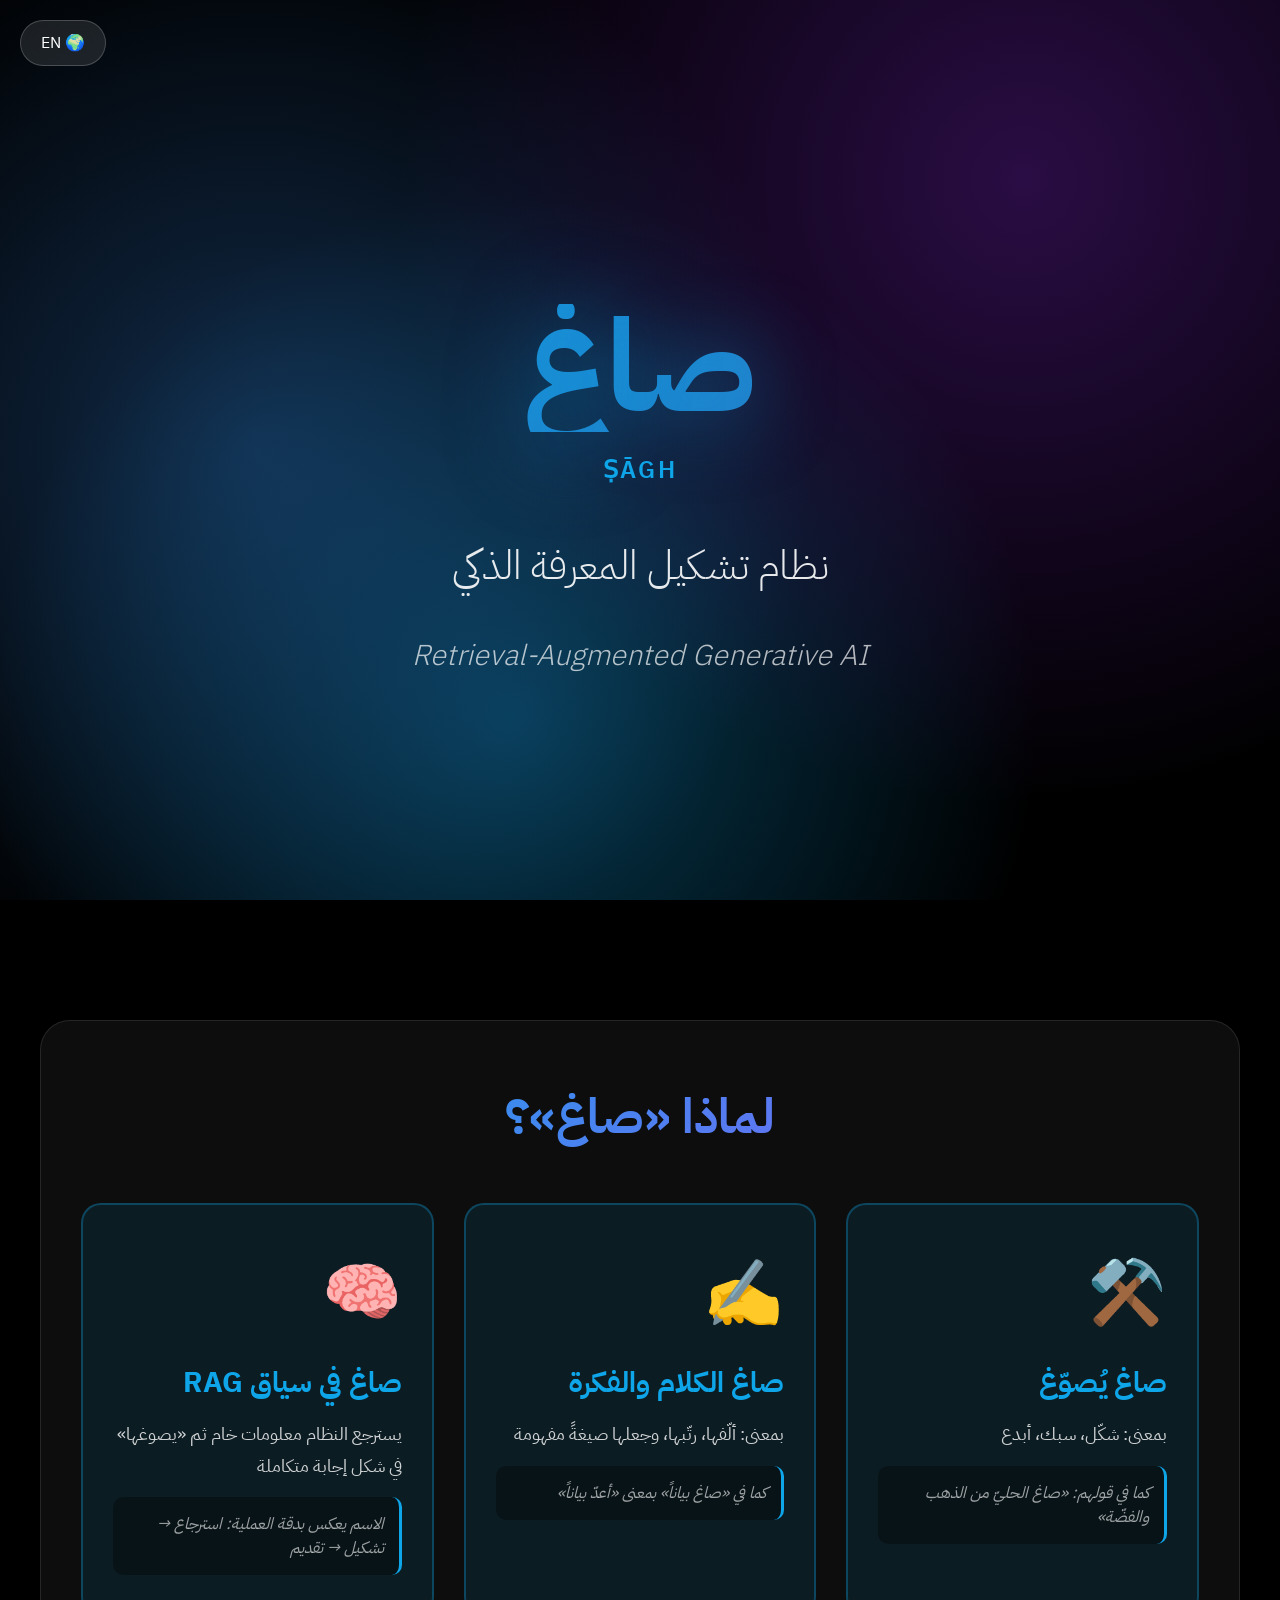
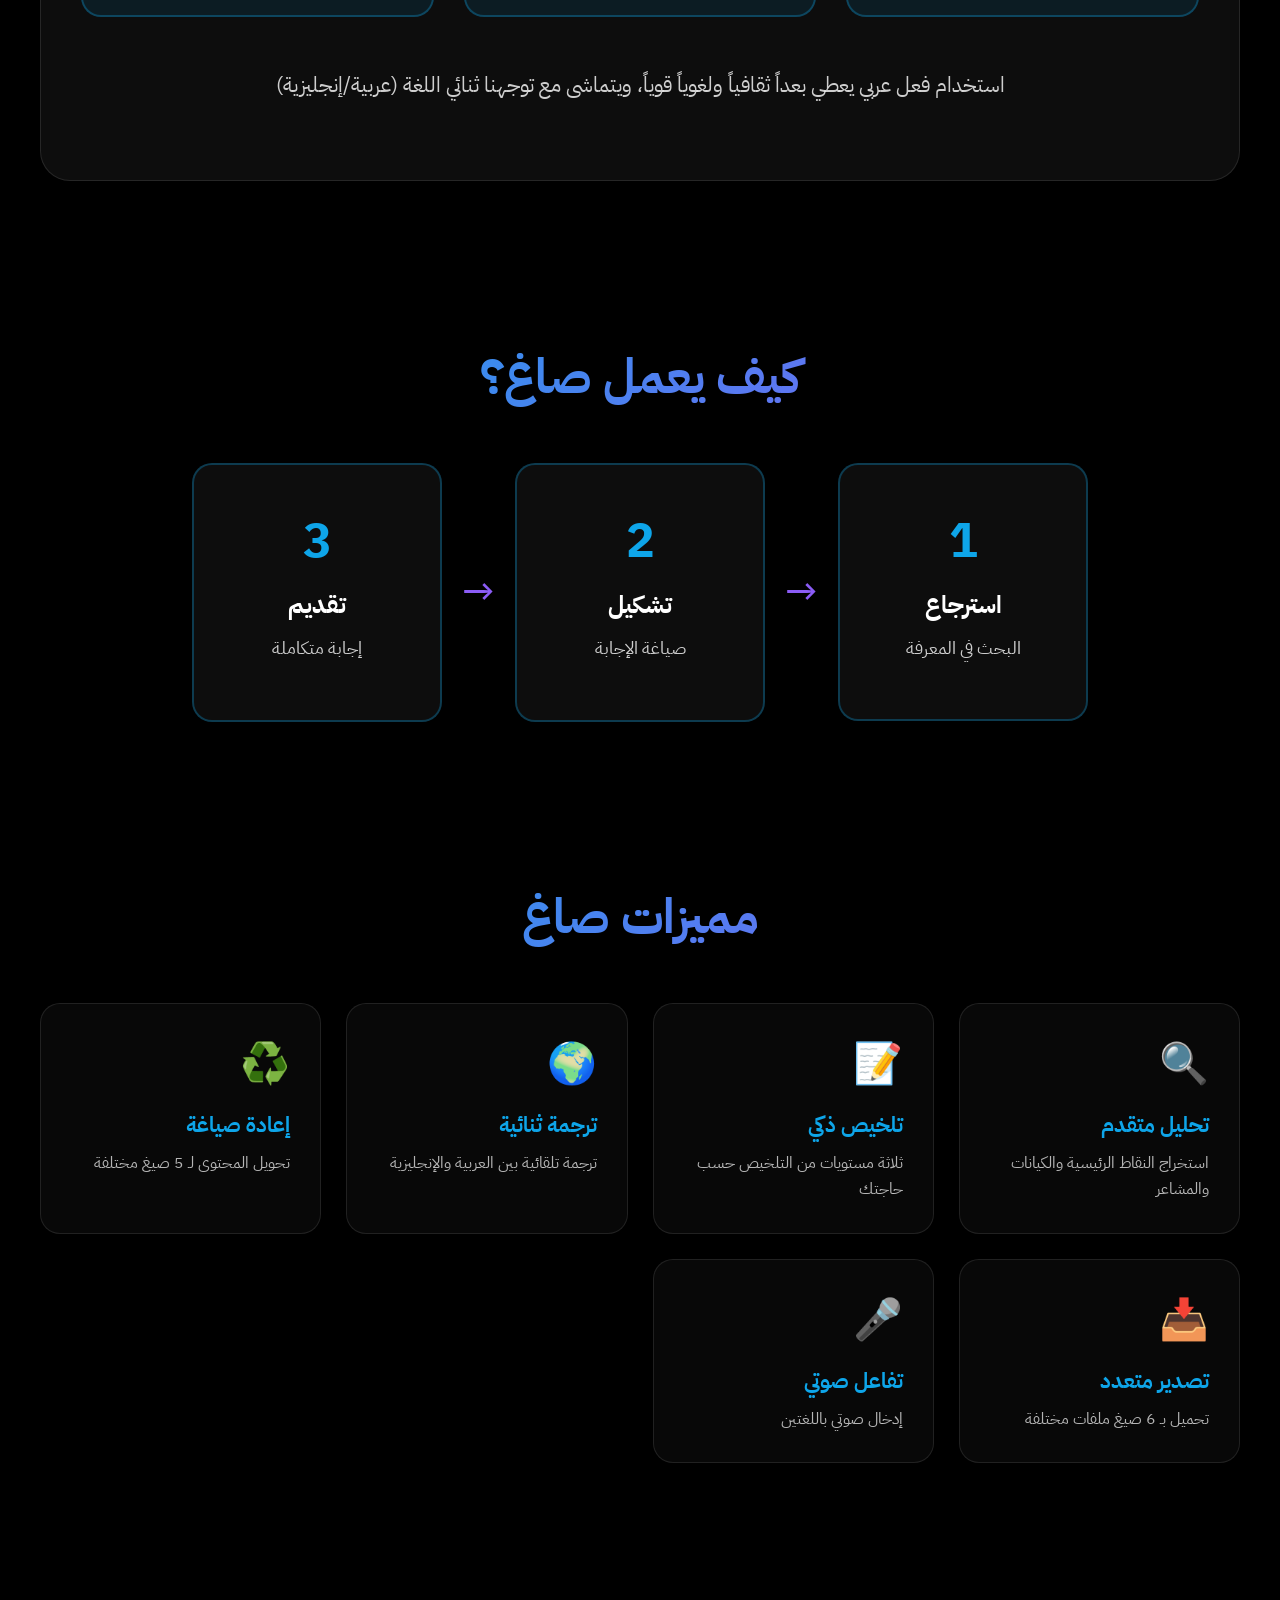
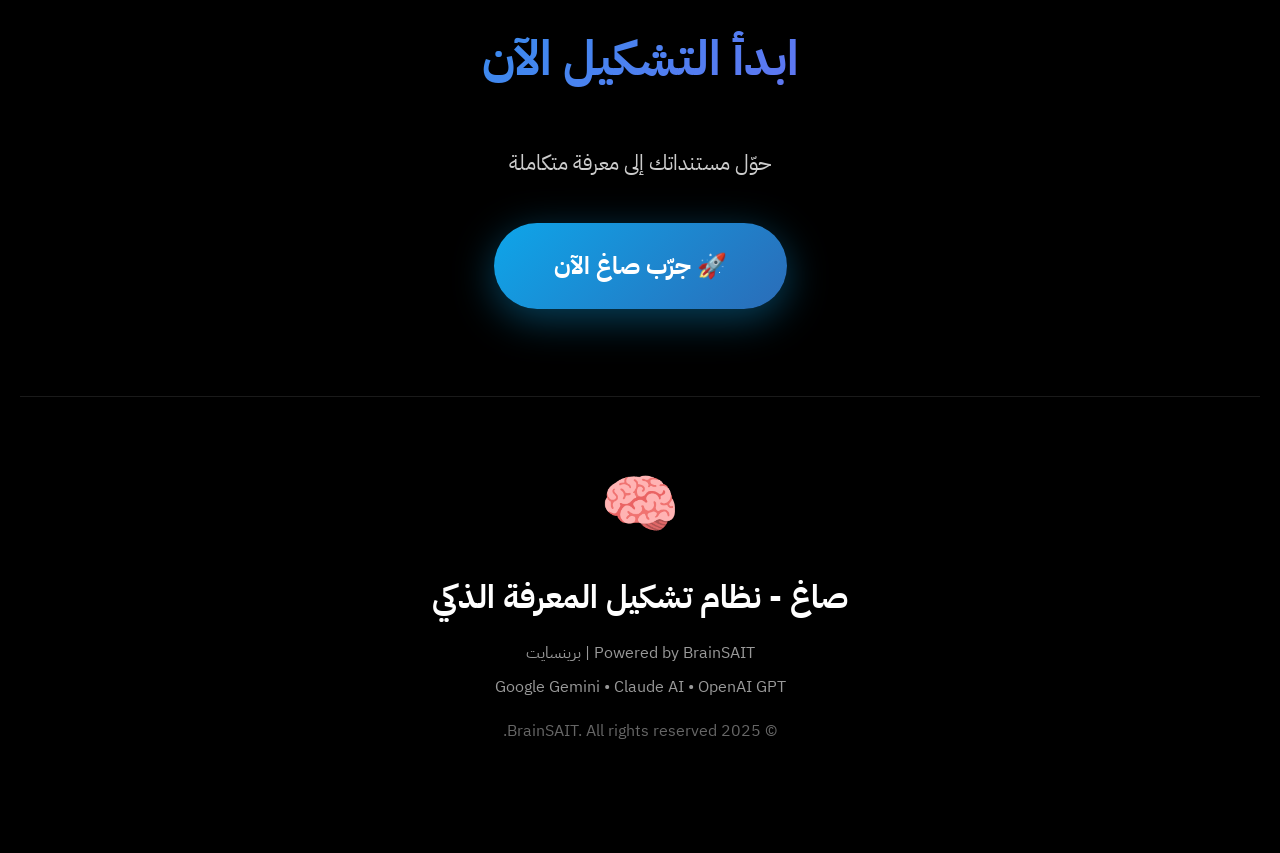
<file: index.html>
<!DOCTYPE html>
<html lang="ar" dir="rtl">
<head>
    <meta charset="UTF-8">
    <meta name="viewport" content="width=device-width, initial-scale=1.0">
    <title>صاغ - نظام تشكيل المعرفة الذكي | SAGH - Knowledge Shaping Engine</title>
    <meta name="description" content="صاغ: نظام الذكاء الاصطناعي التوليدي المدعوم بالاسترجاع - يسترجع، يشكّل، يُبدع">
    <link rel="preconnect" href="https://fonts.googleapis.com">
    <link rel="preconnect" href="https://fonts.gstatic.com" crossorigin>
    <link href="https://fonts.googleapis.com/css2?family=IBM+Plex+Sans+Arabic:wght@300;400;500;600;700;800&display=swap" rel="stylesheet">
    <style>
        * {
            margin: 0;
            padding: 0;
            box-sizing: border-box;
        }
        
        body {
            font-family: 'IBM Plex Sans Arabic', -apple-system, BlinkMacSystemFont, sans-serif;
            background: #000;
            color: white;
            overflow-x: hidden;
        }

        /* Animated Background */
        .bg-gradient {
            position: fixed;
            top: 0;
            left: 0;
            width: 100%;
            height: 100%;
            z-index: 0;
            background: radial-gradient(circle at 20% 50%, rgba(43, 108, 184, 0.4) 0%, transparent 50%),
                        radial-gradient(circle at 80% 20%, rgba(138, 43, 226, 0.3) 0%, transparent 50%),
                        radial-gradient(circle at 40% 80%, rgba(14, 165, 233, 0.35) 0%, transparent 50%);
            animation: meshMove 20s ease-in-out infinite;
        }

        @keyframes meshMove {
            0%, 100% { transform: translate(0, 0) scale(1); }
            33% { transform: translate(-5%, 5%) scale(1.05); }
            66% { transform: translate(5%, -3%) scale(0.98); }
        }

        .container {
            position: relative;
            z-index: 1;
            max-width: 1400px;
            margin: 0 auto;
            padding: 40px 20px;
        }

        /* Hero Section */
        .hero {
            text-align: center;
            padding: 80px 20px;
            min-height: 100vh;
            display: flex;
            flex-direction: column;
            justify-content: center;
        }

        .logo-container {
            margin-bottom: 40px;
            animation: float 6s ease-in-out infinite;
        }

        @keyframes float {
            0%, 100% { transform: translateY(0); }
            50% { transform: translateY(-20px); }
        }

        .logo {
            font-size: 8rem;
            font-weight: 900;
            background: linear-gradient(135deg, #0ea5e9, #2b6cb8, #8b5cf6);
            -webkit-background-clip: text;
            -webkit-text-fill-color: transparent;
            background-clip: text;
            background-size: 200% auto;
            animation: gradientShift 3s ease infinite;
            text-shadow: 0 0 80px rgba(14, 165, 233, 0.5);
            line-height: 1;
            margin-bottom: 20px;
        }

        @keyframes gradientShift {
            0%, 100% { background-position: 0% center; }
            50% { background-position: 100% center; }
        }

        .logo-subtitle {
            font-size: 1.5rem;
            color: #0ea5e9;
            font-weight: 600;
            letter-spacing: 0.1em;
            margin-bottom: 10px;
        }

        .tagline {
            font-size: 2.5rem;
            font-weight: 300;
            color: rgba(255, 255, 255, 0.9);
            margin-bottom: 40px;
            line-height: 1.4;
        }

        .tagline-en {
            font-size: 1.8rem;
            color: rgba(255, 255, 255, 0.7);
            font-weight: 300;
            font-style: italic;
        }

        /* Meaning Section */
        .meaning-section {
            background: rgba(255, 255, 255, 0.05);
            backdrop-filter: blur(20px);
            border: 1px solid rgba(255, 255, 255, 0.1);
            border-radius: 30px;
            padding: 60px 40px;
            margin: 80px auto;
            max-width: 1200px;
        }

        .section-title {
            font-size: 3rem;
            font-weight: 700;
            text-align: center;
            margin-bottom: 50px;
            background: linear-gradient(135deg, #0ea5e9, #8b5cf6);
            -webkit-background-clip: text;
            -webkit-text-fill-color: transparent;
            background-clip: text;
        }

        .meaning-grid {
            display: grid;
            grid-template-columns: repeat(auto-fit, minmax(300px, 1fr));
            gap: 30px;
            margin-bottom: 50px;
        }

        .meaning-card {
            background: rgba(14, 165, 233, 0.1);
            border: 2px solid rgba(14, 165, 233, 0.3);
            border-radius: 20px;
            padding: 40px 30px;
            transition: all 0.3s ease;
            position: relative;
            overflow: hidden;
        }

        .meaning-card::before {
            content: '';
            position: absolute;
            top: 0;
            left: 0;
            width: 100%;
            height: 4px;
            background: linear-gradient(90deg, #0ea5e9, #8b5cf6);
            transform: scaleX(0);
            transition: transform 0.3s ease;
        }

        .meaning-card:hover::before {
            transform: scaleX(1);
        }

        .meaning-card:hover {
            transform: translateY(-10px);
            border-color: #0ea5e9;
            box-shadow: 0 20px 60px rgba(14, 165, 233, 0.3);
        }

        .meaning-icon {
            font-size: 4rem;
            margin-bottom: 20px;
            display: block;
        }

        .meaning-title {
            font-size: 1.8rem;
            font-weight: 700;
            color: #0ea5e9;
            margin-bottom: 15px;
        }

        .meaning-text {
            font-size: 1.1rem;
            line-height: 1.8;
            color: rgba(255, 255, 255, 0.8);
            margin-bottom: 15px;
        }

        .meaning-example {
            font-size: 1rem;
            color: rgba(255, 255, 255, 0.6);
            font-style: italic;
            padding: 15px;
            background: rgba(0, 0, 0, 0.3);
            border-radius: 10px;
            border-right: 3px solid #0ea5e9;
        }

        /* Process Flow */
        .process-section {
            padding: 80px 20px;
            text-align: center;
        }

        .process-flow {
            display: flex;
            justify-content: center;
            align-items: center;
            gap: 20px;
            flex-wrap: wrap;
            margin-top: 50px;
        }

        .process-step {
            background: rgba(255, 255, 255, 0.05);
            backdrop-filter: blur(20px);
            border: 2px solid rgba(14, 165, 233, 0.3);
            border-radius: 20px;
            padding: 40px 30px;
            min-width: 250px;
            transition: all 0.3s ease;
        }

        .process-step:hover {
            transform: scale(1.05);
            border-color: #0ea5e9;
            box-shadow: 0 0 40px rgba(14, 165, 233, 0.4);
        }

        .process-number {
            font-size: 3rem;
            font-weight: 900;
            color: #0ea5e9;
            margin-bottom: 10px;
        }

        .process-title {
            font-size: 1.5rem;
            font-weight: 700;
            margin-bottom: 10px;
        }

        .process-arrow {
            font-size: 2.5rem;
            color: #8b5cf6;
            animation: pulse 2s ease-in-out infinite;
        }

        @keyframes pulse {
            0%, 100% { opacity: 0.5; transform: scale(1); }
            50% { opacity: 1; transform: scale(1.2); }
        }

        /* CTA Section */
        .cta-section {
            text-align: center;
            padding: 80px 20px;
        }

        .cta-button {
            display: inline-block;
            background: linear-gradient(135deg, #0ea5e9, #2b6cb8);
            color: white;
            padding: 25px 60px;
            border-radius: 50px;
            font-size: 1.5rem;
            font-weight: 700;
            text-decoration: none;
            transition: all 0.3s ease;
            box-shadow: 0 10px 40px rgba(14, 165, 233, 0.4);
            position: relative;
            overflow: hidden;
        }

        .cta-button::before {
            content: '';
            position: absolute;
            top: 0;
            left: -100%;
            width: 100%;
            height: 100%;
            background: linear-gradient(90deg, transparent, rgba(255, 255, 255, 0.3), transparent);
            transition: left 0.5s ease;
        }

        .cta-button:hover::before {
            left: 100%;
        }

        .cta-button:hover {
            transform: translateY(-5px);
            box-shadow: 0 15px 60px rgba(14, 165, 233, 0.6);
        }

        /* Features Grid */
        .features-section {
            padding: 80px 20px;
        }

        .features-grid {
            display: grid;
            grid-template-columns: repeat(auto-fit, minmax(280px, 1fr));
            gap: 25px;
            margin-top: 50px;
        }

        .feature-card {
            background: rgba(255, 255, 255, 0.03);
            border: 1px solid rgba(255, 255, 255, 0.1);
            border-radius: 20px;
            padding: 30px;
            transition: all 0.3s ease;
        }

        .feature-card:hover {
            background: rgba(14, 165, 233, 0.1);
            border-color: #0ea5e9;
            transform: translateY(-5px);
        }

        .feature-icon {
            font-size: 2.5rem;
            margin-bottom: 15px;
        }

        .feature-title {
            font-size: 1.3rem;
            font-weight: 700;
            color: #0ea5e9;
            margin-bottom: 10px;
        }

        .feature-text {
            color: rgba(255, 255, 255, 0.7);
            line-height: 1.6;
        }

        /* Footer */
        .footer {
            text-align: center;
            padding: 60px 20px;
            background: rgba(0, 0, 0, 0.5);
            border-top: 1px solid rgba(255, 255, 255, 0.1);
        }

        .footer-logo {
            font-size: 4rem;
            margin-bottom: 20px;
        }

        .footer-text {
            color: rgba(255, 255, 255, 0.6);
            margin-bottom: 10px;
        }

        .lang-toggle {
            position: fixed;
            top: 20px;
            left: 20px;
            z-index: 1000;
            background: rgba(255, 255, 255, 0.1);
            backdrop-filter: blur(10px);
            border: 1px solid rgba(255, 255, 255, 0.2);
            padding: 10px 20px;
            border-radius: 50px;
            cursor: pointer;
            transition: all 0.3s ease;
        }

        .lang-toggle:hover {
            background: rgba(14, 165, 233, 0.2);
            border-color: #0ea5e9;
        }

        @media (max-width: 768px) {
            .logo {
                font-size: 4rem;
            }

            .tagline {
                font-size: 1.8rem;
            }

            .section-title {
                font-size: 2rem;
            }

            .meaning-grid {
                grid-template-columns: 1fr;
            }

            .process-flow {
                flex-direction: column;
            }

            .process-arrow {
                transform: rotate(90deg);
            }
        }
    </style>
</head>
<body>
    <div class="bg-gradient"></div>
    
    <!-- Language Toggle -->
    <div class="lang-toggle" onclick="toggleLanguage()" id="langToggle">
        🌍 EN
    </div>

    <div class="container">
        <!-- Hero Section -->
        <section class="hero">
            <div class="logo-container">
                <div class="logo" data-ar="صاغ" data-en="ṢĀGH">صاغ</div>
                <div class="logo-subtitle" data-ar="ṢĀGH" data-en="صاغ">ṢĀGH</div>
            </div>
            
            <h1 class="tagline" data-ar="نظام تشكيل المعرفة الذكي" data-en="The Knowledge Shaping Engine">
                نظام تشكيل المعرفة الذكي
            </h1>
            
            <p class="tagline-en" data-ar="Retrieval-Augmented Generative AI" data-en="الذكاء الاصطناعي التوليدي المدعوم بالاسترجاع">
                Retrieval-Augmented Generative AI
            </p>
        </section>

        <!-- Meaning Section -->
        <section class="meaning-section">
            <h2 class="section-title" data-ar="لماذا «صاغ»؟" data-en="Why 'ṢĀGH'?">لماذا «صاغ»؟</h2>
            
            <div class="meaning-grid">
                <!-- Meaning 1: Crafting -->
                <div class="meaning-card">
                    <span class="meaning-icon">⚒️</span>
                    <h3 class="meaning-title" data-ar="صاغ يُصوّغ" data-en="To Mold & Craft">صاغ يُصوّغ</h3>
                    <p class="meaning-text" data-ar="بمعنى: شكّل، سبك، أبدع" data-en="Meaning: to shape, cast, create">
                        بمعنى: شكّل، سبك، أبدع
                    </p>
                    <div class="meaning-example" data-ar="كما في قولهم: «صاغ الحليّ من الذهب والفضّة»" data-en="As in: 'He molded jewelry from gold and silver'">
                        كما في قولهم: «صاغ الحليّ من الذهب والفضّة»
                    </div>
                </div>

                <!-- Meaning 2: Formulating -->
                <div class="meaning-card">
                    <span class="meaning-icon">✍️</span>
                    <h3 class="meaning-title" data-ar="صاغ الكلام والفكرة" data-en="To Formulate Ideas">صاغ الكلام والفكرة</h3>
                    <p class="meaning-text" data-ar="بمعنى: ألّفها، رتّبها، وجعلها صيغةً مفهومة" data-en="Meaning: to compose, arrange, make comprehensible">
                        بمعنى: ألّفها، رتّبها، وجعلها صيغةً مفهومة
                    </p>
                    <div class="meaning-example" data-ar="كما في «صاغ بياناً» بمعنى «أعدّ بياناً»" data-en="As in: 'He formulated a statement'">
                        كما في «صاغ بياناً» بمعنى «أعدّ بياناً»
                    </div>
                </div>

                <!-- Meaning 3: RAG Context -->
                <div class="meaning-card">
                    <span class="meaning-icon">🧠</span>
                    <h3 class="meaning-title" data-ar="صاغ في سياق RAG" data-en="ṢĀGH in RAG Context">صاغ في سياق RAG</h3>
                    <p class="meaning-text" data-ar="يسترجع النظام معلومات خام ثم «يصوغها» في شكل إجابة متكاملة" data-en="The system retrieves raw data then 'shapes' it into a complete answer">
                        يسترجع النظام معلومات خام ثم «يصوغها» في شكل إجابة متكاملة
                    </p>
                    <div class="meaning-example" data-ar="الاسم يعكس بدقة العملية: استرجاع → تشكيل → تقديم" data-en="The name reflects the process: retrieve → shape → deliver">
                        الاسم يعكس بدقة العملية: استرجاع → تشكيل → تقديم
                    </div>
                </div>
            </div>

            <p class="meaning-text" style="text-align: center; font-size: 1.3rem; margin-top: 40px;" data-ar="استخدام فعل عربي يعطي بعداً ثقافياً ولغوياً قوياً، ويتماشى مع توجهنا ثنائي اللغة (عربية/إنجليزية)" data-en="Using an Arabic verb adds strong cultural and linguistic depth, aligning with our bilingual (Arabic/English) approach">
                استخدام فعل عربي يعطي بعداً ثقافياً ولغوياً قوياً، ويتماشى مع توجهنا ثنائي اللغة (عربية/إنجليزية)
            </p>
        </section>

        <!-- Process Flow -->
        <section class="process-section">
            <h2 class="section-title" data-ar="كيف يعمل صاغ؟" data-en="How Does ṢĀGH Work?">كيف يعمل صاغ؟</h2>
            
            <div class="process-flow">
                <div class="process-step">
                    <div class="process-number">1</div>
                    <div class="process-title" data-ar="استرجاع" data-en="Retrieve">استرجاع</div>
                    <p class="meaning-text" data-ar="البحث في المعرفة" data-en="Search knowledge">البحث في المعرفة</p>
                </div>
                
                <div class="process-arrow">→</div>
                
                <div class="process-step">
                    <div class="process-number">2</div>
                    <div class="process-title" data-ar="تشكيل" data-en="Shape">تشكيل</div>
                    <p class="meaning-text" data-ar="صياغة الإجابة" data-en="Craft answer">صياغة الإجابة</p>
                </div>
                
                <div class="process-arrow">→</div>
                
                <div class="process-step">
                    <div class="process-number">3</div>
                    <div class="process-title" data-ar="تقديم" data-en="Deliver">تقديم</div>
                    <p class="meaning-text" data-ar="إجابة متكاملة" data-en="Complete response">إجابة متكاملة</p>
                </div>
            </div>
        </section>

        <!-- Features Section -->
        <section class="features-section">
            <h2 class="section-title" data-ar="مميزات صاغ" data-en="ṢĀGH Features">مميزات صاغ</h2>
            
            <div class="features-grid">
                <div class="feature-card">
                    <div class="feature-icon">🔍</div>
                    <h3 class="feature-title" data-ar="تحليل متقدم" data-en="Advanced Analysis">تحليل متقدم</h3>
                    <p class="feature-text" data-ar="استخراج النقاط الرئيسية والكيانات والمشاعر" data-en="Extract key points, entities, and sentiment">استخراج النقاط الرئيسية والكيانات والمشاعر</p>
                </div>

                <div class="feature-card">
                    <div class="feature-icon">📝</div>
                    <h3 class="feature-title" data-ar="تلخيص ذكي" data-en="Smart Summarization">تلخيص ذكي</h3>
                    <p class="feature-text" data-ar="ثلاثة مستويات من التلخيص حسب حاجتك" data-en="Three levels of summarization">ثلاثة مستويات من التلخيص حسب حاجتك</p>
                </div>

                <div class="feature-card">
                    <div class="feature-icon">🌍</div>
                    <h3 class="feature-title" data-ar="ترجمة ثنائية" data-en="Bilingual Translation">ترجمة ثنائية</h3>
                    <p class="feature-text" data-ar="ترجمة تلقائية بين العربية والإنجليزية" data-en="Auto translation between Arabic and English">ترجمة تلقائية بين العربية والإنجليزية</p>
                </div>

                <div class="feature-card">
                    <div class="feature-icon">♻️</div>
                    <h3 class="feature-title" data-ar="إعادة صياغة" data-en="Content Repurposing">إعادة صياغة</h3>
                    <p class="feature-text" data-ar="تحويل المحتوى لـ 5 صيغ مختلفة" data-en="Convert content to 5 different formats">تحويل المحتوى لـ 5 صيغ مختلفة</p>
                </div>

                <div class="feature-card">
                    <div class="feature-icon">📥</div>
                    <h3 class="feature-title" data-ar="تصدير متعدد" data-en="Multi-format Export">تصدير متعدد</h3>
                    <p class="feature-text" data-ar="تحميل بـ 6 صيغ ملفات مختلفة" data-en="Download in 6 file formats">تحميل بـ 6 صيغ ملفات مختلفة</p>
                </div>

                <div class="feature-card">
                    <div class="feature-icon">🎤</div>
                    <h3 class="feature-title" data-ar="تفاعل صوتي" data-en="Voice Interaction">تفاعل صوتي</h3>
                    <p class="feature-text" data-ar="إدخال صوتي باللغتين" data-en="Voice input in both languages">إدخال صوتي باللغتين</p>
                </div>
            </div>
        </section>

        <!-- CTA Section -->
        <section class="cta-section">
            <h2 class="section-title" data-ar="ابدأ التشكيل الآن" data-en="Start Shaping Now">ابدأ التشكيل الآن</h2>
            <p class="meaning-text" style="margin-bottom: 40px; font-size: 1.3rem;" data-ar="حوّل مستنداتك إلى معرفة متكاملة" data-en="Transform your documents into complete knowledge">
                حوّل مستنداتك إلى معرفة متكاملة
            </p>
            <a href="./files/rag-arabic-business-enhanced.html" class="cta-button">
                <span data-ar="🚀 جرّب صاغ الآن" data-en="🚀 Try ṢĀGH Now">🚀 جرّب صاغ الآن</span>
            </a>
        </section>

        <!-- Footer -->
        <footer class="footer">
            <div class="footer-logo">🧠</div>
            <h3 style="font-size: 2rem; margin-bottom: 20px;">
                <span data-ar="صاغ - نظام تشكيل المعرفة الذكي" data-en="ṢĀGH - Knowledge Shaping Engine">صاغ - نظام تشكيل المعرفة الذكي</span>
            </h3>
            <p class="footer-text" data-ar="Powered by BrainSAIT | برينسايت" data-en="مدعوم من BrainSAIT | برينسايت">
                Powered by BrainSAIT | برينسايت
            </p>
            <p class="footer-text">
                <span data-ar="Google Gemini • Claude AI • OpenAI GPT" data-en="Google Gemini • Claude AI • OpenAI GPT">Google Gemini • Claude AI • OpenAI GPT</span>
            </p>
            <p class="footer-text" style="margin-top: 20px; color: rgba(255, 255, 255, 0.4);">
                © 2025 BrainSAIT. All rights reserved.
            </p>
        </footer>
    </div>

    <script>
        let currentLang = 'ar';
        
        function toggleLanguage() {
            currentLang = currentLang === 'ar' ? 'en' : 'ar';
            const html = document.documentElement;
            
            if (currentLang === 'en') {
                html.setAttribute('lang', 'en');
                html.setAttribute('dir', 'ltr');
                document.getElementById('langToggle').innerHTML = '🌍 عربي';
            } else {
                html.setAttribute('lang', 'ar');
                html.setAttribute('dir', 'rtl');
                document.getElementById('langToggle').innerHTML = '🌍 EN';
            }
            
            // Update all text elements
            document.querySelectorAll('[data-ar]').forEach(el => {
                el.textContent = el.getAttribute('data-' + currentLang);
            });
        }

        // Intersection Observer for animations
        const observer = new IntersectionObserver((entries) => {
            entries.forEach(entry => {
                if (entry.isIntersecting) {
                    entry.target.style.opacity = '1';
                    entry.target.style.transform = 'translateY(0)';
                }
            });
        }, { threshold: 0.1 });

        document.querySelectorAll('.meaning-card, .feature-card, .process-step').forEach(el => {
            el.style.opacity = '0';
            el.style.transform = 'translateY(30px)';
            el.style.transition = 'all 0.6s ease';
            observer.observe(el);
        });
    </script>
</body>
</html>
</file>
